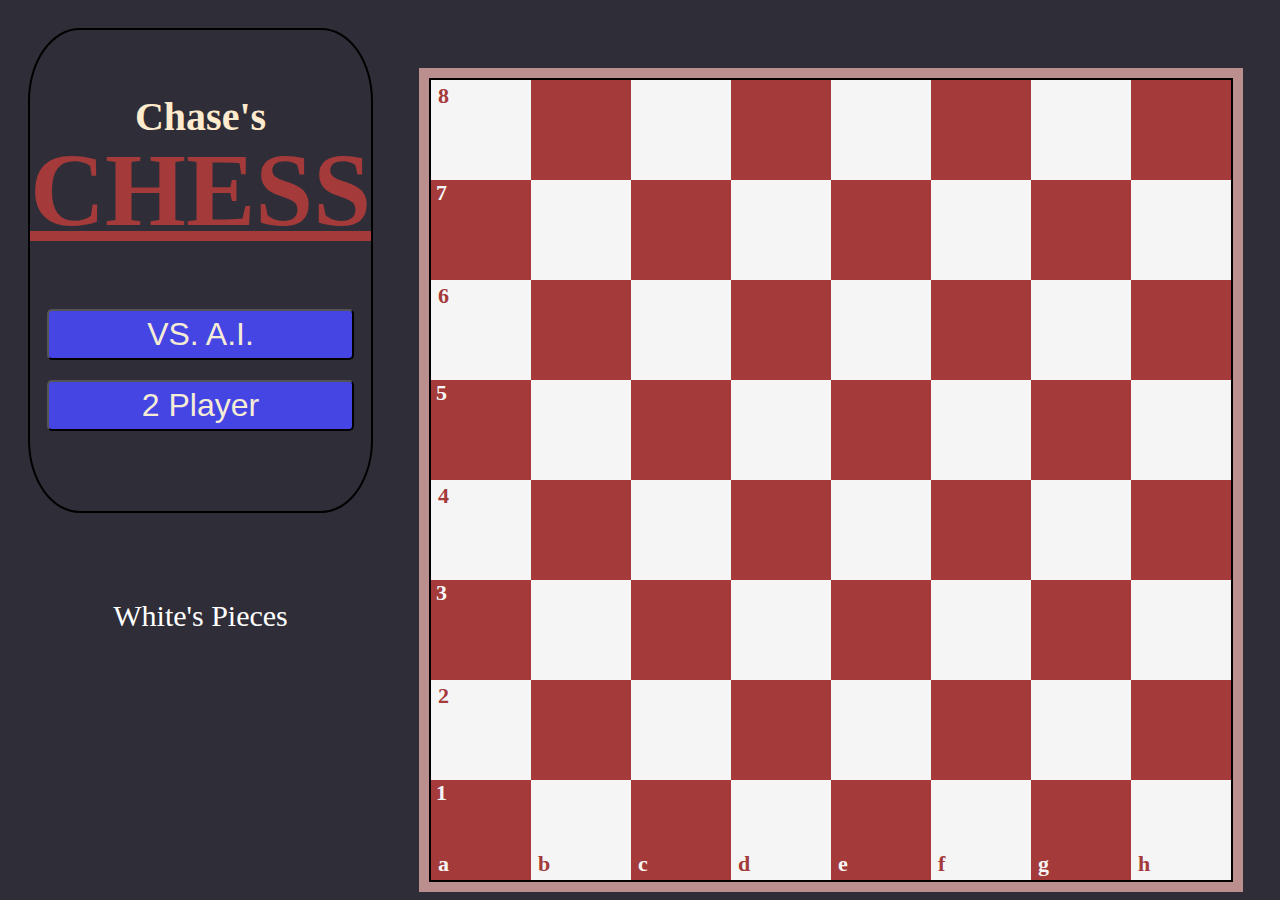
<file: ChessV2/index.html>
<!DOCTYPE html>
<html lang="en">
<head>
  <meta charset="UTF-8">
  <meta http-equiv="X-UA-Compatible" content="IE=edge">
  <meta name="viewport" content="width=device-width, initial-scale=1.0">
  <title>ChessCopy</title>
  <link rel="stylesheet" href="style.css">
  <script defer type="module" src="script.js"></script>
</head>

<body>
  <div class="container">

    <div class="main">
      <h2>Chase's</h1>
      <h1>CHESS</h1>
      <button class="vs-AI btn">VS. A.I.</button>
      <button class="two-player btn">2 Player</button>
      
    </div>
    
    <div class="taken-pieces">
      <p class="taken-pieces--title">White's Pieces</p>
      <div class="taken-pieces--box"></div>
    </div>

    <div class="board-container">
      <div class="board">

        <!--8th row-->
        <div id="a8" class="white-square square">
          <div class="number-label--red"><strong>8</strong></div>
        </div>
        <div id="b8" class="red-square square"></div>
        <div id="c8" class="white-square square"></div>
        <div id="d8" class="red-square square"></div>
        <div id="e8" class="white-square square"></div>
        <div id="f8" class="red-square square"></div>
        <div id="g8" class="white-square square"></div>
        <div id="h8" class="red-square square"></div>

        <!--7th row-->
        <div id="a7" class="red-square square">
          <div class="number-label--white"><strong>7</strong></div>
        </div>
        <div id="b7" class="white-square square"></div>
        <div id="c7" class="red-square square"></div>
        <div id="d7" class="white-square square"></div>
        <div id="e7" class="red-square square"></div>
        <div id="f7" class="white-square square"></div>
        <div id="g7" class="red-square square"></div>
        <div id="h7" class="white-square square"></div>

        <!--6th row-->
        <div id="a6" class="white-square square">
          <div class="number-label--red"><strong>6</strong></div>
        </div>
        <div id="b6" class="red-square square square"></div>
        <div id="c6" class="white-square square"></div>
        <div id="d6" class="red-square square"></div>
        <div id="e6" class="white-square square"></div>
        <div id="f6" class="red-square square"></div>
        <div id="g6" class="white-square square"></div>
        <div id="h6" class="red-square square"></div>

        <!--5th row-->
        <div id="a5" class="red-square square">
          <div class="number-label--white"><strong>5</strong></div>
        </div>
        <div id="b5" class="white-square square"></div>
        <div id="c5" class="red-square square"></div>
        <div id="d5" class="white-square square"></div>
        <div id="e5" class="red-square square"></div>
        <div id="f5" class="white-square square"></div>
        <div id="g5" class="red-square square"></div>
        <div id="h5" class="white-square square"></div>

        <!--4th row-->
        <div id="a4" class="white-square square">
          <div class="number-label--red"><strong>4</strong></div>
        </div>
        <div id="b4" class="red-square square"></div>
        <div id="c4" class="white-square square"></div>
        <div id="d4" class="red-square square"></div>
        <div id="e4" class="white-square square"></div>
        <div id="f4" class="red-square square"></div>
        <div id="g4" class="white-square square"></div>
        <div id="h4" class="red-square square"></div>

        <!--3rd row-->
        <div id="a3" class="red-square square">
          <div class="number-label--white"><strong>3</strong></div>
        </div>
        <div id="b3" class="white-square square"></div>
        <div id="c3" class="red-square square"></div>
        <div id="d3" class="white-square square"></div>
        <div id="e3" class="red-square square"></div>
        <div id="f3" class="white-square square"></div>
        <div id="g3" class="red-square square"></div>
        <div id="h3" class="white-square square"></div>

        <!--2nd row-->
        
        <div id="a2" class="white-square square">
          <div class="number-label--red"><strong>2</strong></div>
        </div>
        <div id="b2" class="red-square square"></div>
        <div id="c2" class="white-square square"></div>
        <div id="d2" class="red-square square"></div>
        <div id="e2" class="white-square square"></div>
        <div id="f2" class="red-square square"></div>
        <div id="g2" class="white-square square"></div>
        <div id="h2" class="red-square square"></div>

        <!--1st row-->
        <div id="a1" class="red-square square">
          <div class="number-label--white"><strong>1</strong></div>
          <div class="letter-label--white"><strong>a</strong></div>
        </div>
        <div id="b1" class="white-square square">
          <div class="letter-label--red"><strong>b</strong></div>
        </div>
        <div id="c1" class="red-square square">
          <div class="letter-label--white"><strong>c</strong></div>
        </div>
        <div id="d1" class="white-square square">
          <div class="letter-label--red"><strong>d</strong></div>
        </div>
        <div id="e1" class="red-square square">
          <div class="letter-label--white"><strong>e</strong></div>
        </div>
        <div id="f1" class="white-square square">
          <div class="letter-label--red"><strong>f</strong></div>
        </div>
        <div id="g1" class="red-square square">
          <div class="letter-label--white"><strong>g</strong></div>
        </div>
        <div id="h1" class="white-square square">
          <div class="letter-label--red"><strong>h</strong></div>
        </div>

      </div>
    </div>

    <div class="action-log"></div>

    <div class="lost-pieces">
      <p class="lost-pieces--title">Black's Pieces</p>
      <div class="lost-pieces--box"></div>
    </div>
    
  </div>
</body>
</html>
</file>
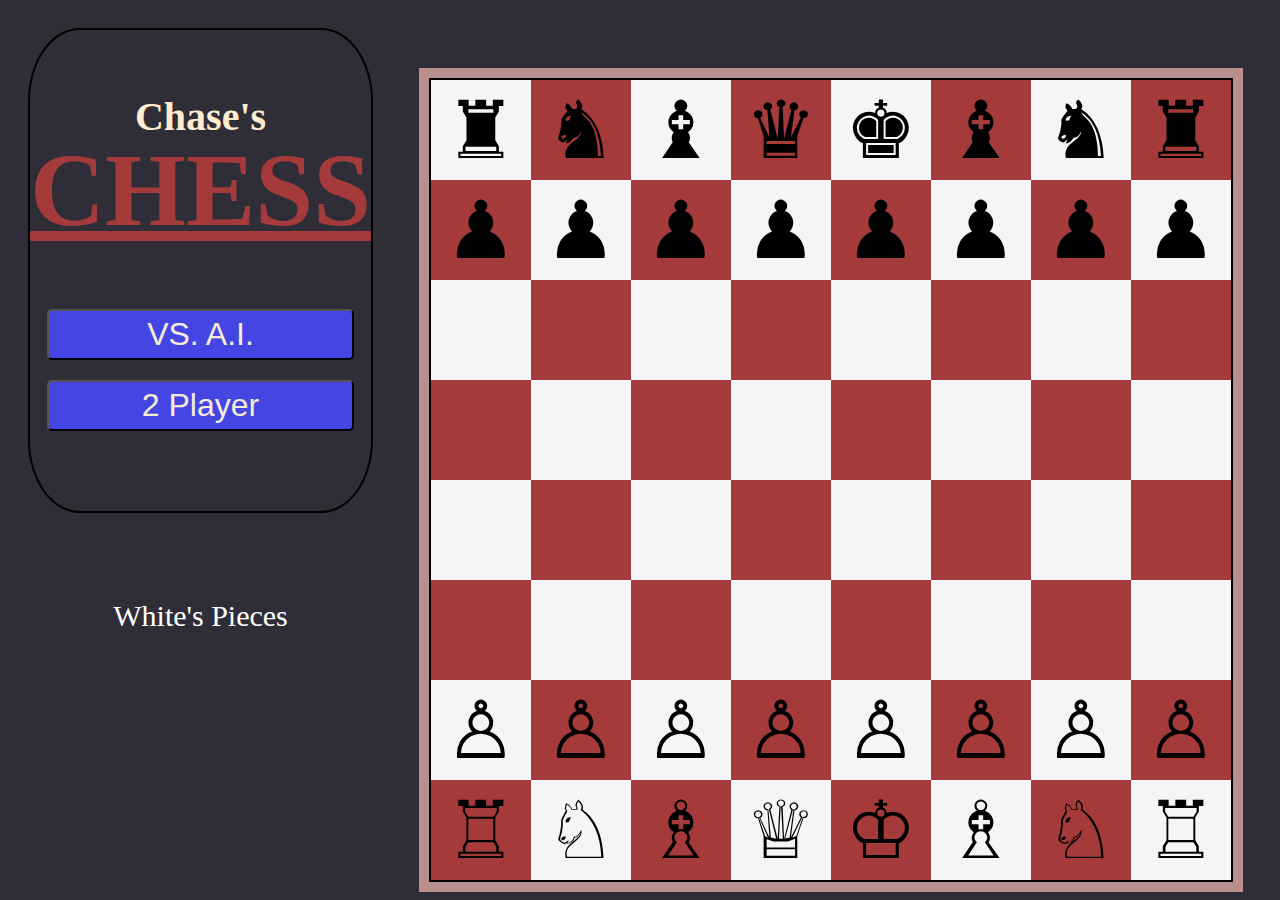
<file: ChessCopy/practice-Index.html>
<!DOCTYPE html>
<html lang="en">
<head>
  <meta charset="UTF-8">
  <meta http-equiv="X-UA-Compatible" content="IE=edge">
  <meta name="viewport" content="width=device-width, initial-scale=1.0">
  <title>ChessCopy</title>
  <link rel="stylesheet" href="practice-style.css">
  <script defer type="module" src="controllerCopy.js"></script>
</head>

<body>
  <div class="container">

    <div class="main">
      <h2>Chase's</h1>
      <h1>CHESS</h1>
      <button>VS. A.I.</button>
      <button>2 Player</button>
    </div>
    
    <div class="taken-pieces">
      <p class="taken-pieces--title">White's Pieces</p>
      <div class="taken-pieces--box"></div>
    </div>

    <div class="board-container">
      <div class="board">

        <!--8th row-->
      <div id="a8" class="white-square square">
        <div class="rook-piece piece black">&#9820;</div>
      </div>
      <div id="b8" class="red-square square">
        <div class="knight-piece piece black">&#9822;</div>
      </div>
      <div id="c8" class="white-square square">
        <div class="bishop-piece piece black">&#9821;</div>
      </div>
      <div id="d8" class="red-square square">
        <div class="queen-piece piece black">&#9819;</div>
      </div>
      <div id="e8" class="white-square square">
        <div class="king-piece piece black">&#9818;</div>
      </div>
      <div id="f8" class="red-square square">
        <div class="bishop-piece piece black">&#9821;</div>
      </div>
      <div id="g8" class="white-square square">
        <div class="knight-piece piece black">&#9822;</div>
      </div>
      <div id="h8" class="red-square square">
        <div class="rook-piece piece black">&#9820;</div>
      </div>

      <!--7th row-->
      <div id="a7" class="red-square square">
        <div class="pawn-black-piece piece black">&#9823;</div>
      </div>
      <div id="b7" class="white-square square">
        <div class="pawn-black-piece piece black">&#9823;</div>
      </div>
      <div id="c7" class="red-square square">
        <div class="pawn-black-piece piece black">&#9823;</div>
      </div>
      <div id="d7" class="white-square square">
        <div class="pawn-black-piece piece black">&#9823;</div>
      </div>
      <div id="e7" class="red-square square">
        <div class="pawn-black-piece piece black">&#9823;</div>
      </div>
      <div id="f7" class="white-square square">
        <div class="pawn-black-piece piece black">&#9823;</div>
      </div>
      <div id="g7" class="red-square square">
        <div class="pawn-black-piece piece black">&#9823;</div>
      </div>
      <div id="h7" class="white-square square">
        <div class="pawn-black-piece piece black">&#9823;</div>
      </div>

      <!--6th row-->
      <div id="a6" class="white-square square"></div>
      <div id="b6" class="red-square square square"></div>
      <div id="c6" class="white-square square"></div>
      <div id="d6" class="red-square square"></div>
      <div id="e6" class="white-square square"></div>
      <div id="f6" class="red-square square"></div>
      <div id="g6" class="white-square square"></div>
      <div id="h6" class="red-square square"></div>

      <!--5th row-->
      <div id="a5" class="red-square square"></div>
      <div id="b5" class="white-square square"></div>
      <div id="c5" class="red-square square"></div>
      <div id="d5" class="white-square square"></div>
      <div id="e5" class="red-square square"></div>
      <div id="f5" class="white-square square"></div>
      <div id="g5" class="red-square square"></div>
      <div id="h5" class="white-square square"></div>

      <!--4th row-->
      <div id="a4" class="white-square square"></div>
      <div id="b4" class="red-square square"></div>
      <div id="c4" class="white-square square"></div>
      <div id="d4" class="red-square square"></div>
      <div id="e4" class="white-square square"></div>
      <div id="f4" class="red-square square"></div>
      <div id="g4" class="white-square square"></div>
      <div id="h4" class="red-square square"></div>

      <!--3rd row-->
      <div id="a3" class="red-square square"></div>
      <div id="b3" class="white-square square"></div>
      <div id="c3" class="red-square square"></div>
      <div id="d3" class="white-square square"></div>
      <div id="e3" class="red-square square"></div>
      <div id="f3" class="white-square square"></div>
      <div id="g3" class="red-square square"></div>
      <div id="h3" class="white-square square"></div>

      <!--2nd row-->
      <div id="a2" class="white-square square">
        <div class="pawn-white-piece piece white">&#9817;</div>
      </div>
      <div id="b2" class="red-square square">
        <div class="pawn-white-piece piece white">&#9817;</div>
      </div>
      <div id="c2" class="white-square square">
        <div class="pawn-white-piece piece white">&#9817;</div>
      </div>
      <div id="d2" class="red-square square">
        <div class="pawn-white-piece piece white">&#9817;</div>
      </div>
      <div id="e2" class="white-square square">
        <div class="pawn-white-piece piece white">&#9817;</div>
      </div>
      <div id="f2" class="red-square square">
        <div class="pawn-white-piece piece white">&#9817;</div>
      </div>
      <div id="g2" class="white-square square">
        <div class="pawn-white-piece piece white">&#9817;</div>
      </div>
      <div id="h2" class="red-square square">
        <div class="pawn-white-piece piece white">&#9817;</div>
      </div>

      <!--1st row-->
      <div id="a1" class="red-square square">
        <div class="rook-piece piece white">&#9814;</div>
      </div>
      <div id="b1" class="white-square square">
        <div class="knight-piece piece white">&#9816;</div>
      </div>
      <div id="c1" class="red-square square">
        <div class="bishop-piece piece white">&#9815;</div>
      </div>
      <div id="d1" class="white-square square">
        <div class="queen-piece piece white">&#9813;</div>
      </div>
      <div id="e1" class="red-square square">
        <div class="king-piece piece white">&#9812;</div>
      </div>
      <div id="f1" class="white-square square">
        <div class="bishop-piece piece white">&#9815;</div>
      </div>
      <div id="g1" class="red-square square">
        <div class="knight-piece piece white">&#9816;</div>
      </div>
      <div id="h1" class="white-square square">
        <div class="rook-piece piece white">&#9814;</div>
      </div>

      </div>
    </div>

    <div class="action-log"></div>

    <div class="lost-pieces">
      <p class="lost-pieces--title">Black's Pieces</p>
      <div class="lost-pieces--box"></div>
    </div>
    
  </div>
</body>
</html>
</file>
<file: ChessV2/style.css>
body {
  background-color: rgb(47, 46, 56);
  font-size: 16px;
}

/* Chess Piece Imgs */
img {
  height: 80px;
  width: 80px;
}

/* Grid Container */
.container {
  height: 99%;
  width: 99%;
  position: absolute;
  display: grid;
  grid-template-areas: 
  "main board action-log"
  "taken-pieces board lost-pieces";
  grid-template-columns: 1.3fr 2fr 1.3fr;
  grid-template-rows: 1.5fr 1fr;
  gap: 1em;
}
/* End Grid Area */


/* Main Area */
.main {
  margin: 20px 20px;
  grid-area: main;
  border: 2px solid black;
  border-radius: 15%;
  text-align: center;
}

h1 { 
  position: relative;
  font-size: 6.5em;
  text-align: center;
  text-decoration: underline;
  color:rgb(164, 58, 58);
  bottom: 50px;
}

h2 {
  position: relative;
  font-size: 2.5em;
  text-align: center;
  top: 30px;
  color: blanchedalmond
}

.vs-AI,
.two-player { 
  position: relative;
  cursor: pointer;
  font-size: 2em;
  color: rgb(245, 236, 213);
  width: 90%;
  border-radius: 5px;
  background-color: rgb(69, 69, 228);
  bottom: 60px;
  padding: 5px;
  margin-bottom: 20px;
}

.quit-game {
  position: relative;
  cursor: pointer;
  font-size: 1.7em;
  background-color: lightcoral;
  color: darkslategray;
  width: 45%;
  border-radius: 5px;
  padding: 5px;
  bottom: 40px;
}
/* End Main Area */


/* Taken Pieces Area */
.taken-pieces {
  margin: 20px 20px;
  grid-area: taken-pieces;
  font-size: 60px;
}

.taken-pieces--title{
  text-align: center;
  color: white;
  font-size: 30px;
  margin-bottom: 10px;
}

.taken-pieces--box {
  display: flex;
  flex-direction: row;
  flex-wrap: wrap;
  padding-left: 20px;
}
/* End Taken Pices Area */


/* Board Area */
.board-container {
  margin: 20px;
  grid-area: board;
}

.board {
  display: flex;
  flex-direction: row;
  flex-wrap: wrap;
  background-color: pink;
  width: 800px;
  height: 800px;
  border: 2px solid black;
  box-shadow: 0px 0px 0px 10px rosybrown;
  margin: auto;
  margin-top: 50px;
}

.white-square {
  position: relative;
  display: flex;
  justify-content: center;
  align-items: center;
  width: 100px;
  height: 100px;
  background-color: whitesmoke;
}

.red-square {
  position: relative;
  display: flex;
  justify-content: center;
  align-items: center;
  width: 100px;
  height: 100px;
  background-color: rgb(164, 58, 58);
}  

.number-label--red {
  position: absolute;
  top: 3px;
  left: 7px;
  font-size: 22px;
  color: rgb(164, 58, 58);
}

.number-label--white {
  position: absolute;
  top: 0px;
  left: 5px;
  font-size: 22px;
  color: whitesmoke;
}

.letter-label--red {
  position: absolute;
  bottom: 3px;
  left: 7px;
  font-size: 22px;
  color: rgb(164, 58, 58);
}

.letter-label--white {
  position: absolute;
  bottom: 3px;
  left: 7px;
  font-size: 22px;
  color: whitesmoke;
}

.white-promotion{
  display: flex;
  flex-direction: row;
  justify-content: space-evenly;
  align-items: center;
  border: 2px solid black;
  border-radius: 15px;
  z-index: 1;
  margin: auto;
  height: 100px;
  width: 380px;
  background-color: whitesmoke;
}

.black-promotion{
  display: flex;
  flex-direction: row;
  justify-content: space-evenly;
  align-items: center;
  border: 2px solid black;
  border-radius: 15px;
  z-index: 1;
  margin: auto;
  margin-top: 20px;
  height: 100px;
  width: 380px;
  background-color: whitesmoke;
}

.promote-piece:hover {
  transform: scale(1.2);
  /* border: 2px solid green */
  box-shadow: 0px 0px 0px 4px green inset;
  border-radius: 15px;

}
/* End Board Area */


/* Action Log Area */
.action-log {
  margin: 20px 20px;
  grid-area: action-log;
  border: 2px solid black;
  overflow: scroll;
  scroll-behavior: smooth;
}

.action-text {
  font-size: 25px;
  color: rgb(204, 188, 148);
  padding-left: 20px;
}

.action-text--White {
  font-weight: bold;
  color: whitesmoke;
}

.action-text--Black {
  font-weight: bold;
  color: black;
}

.action-check--White {
  font-weight: bold;
  font-size: 30px;
  color: white;
}

.action-mate--White {
  font-weight: bold;
  font-size: 40px;
  color: white;
}

.action-check--Black {
  font-weight: bold;
  font-size: 30px;
  color: black;
}

.action-mate--Black {
  font-weight: bold;
  font-size: 40px;
  color: black;
}

.action-stalemate {
  font-size: 40px;
  color: rgb(204, 188, 148);
}
/* End Action Log Area */


/* Lost Pieces Area */
.lost-pieces {
  margin: 20px 20px;
  grid-area: lost-pieces;
  font-size: 60px;
}

.lost-pieces--title{
  text-align: center;
  color: black;
  font-size: 30px;
  margin-bottom: 10px;
}

.lost-pieces--box {
  display: flex;
  flex-direction: row;
  flex-wrap: wrap;
  padding-left: 20px;
}
/* End Lost Pieces Area */


.clicked-square {
  box-shadow: 0px 0px 0px 5px green inset;
}

.drop-square {
  box-shadow: 0px 0px 0px 5px blue inset;
}

.hidden {
  opacity: 0;
}
</file>
<file: ChessCopy/practice-style.css>
body {
  background-color: rgb(47, 46, 56);
  font-size: 16px;
}

/* Grid Container */
.container {
  height: 99%;
  width: 99%;
  position: absolute;
  display: grid;
  grid-template-areas: 
  "main board action-log"
  "taken-pieces board lost-pieces";
  grid-template-columns: 1.3fr 2fr 1.3fr;
  grid-template-rows: 1.5fr 1fr;
  gap: 1em;
}
/* End Grid Area */


/* Main Area */
.main {
  margin: 20px 20px;
  grid-area: main;
  border: 2px solid black;
  border-radius: 15%;
  text-align: center;
}

h1 { 
  position: relative;
  font-size: 6.5em;
  text-align: center;
  text-decoration: underline;
  color:rgb(164, 58, 58);
  bottom: 50px;
}

h2 {
  position: relative;
  font-size: 2.5em;
  text-align: center;
  top: 30px;
  color: blanchedalmond
}

button { 
  position: relative;
  cursor: pointer;
  font-size: 2em;
  color: rgb(245, 236, 213);
  width: 90%;
  border-radius: 5px;
  background-color: rgb(69, 69, 228);
  bottom: 60px;
  padding: 5px;
  margin-bottom: 20px;
}
/* End Main Area */


/* Taken Pieces Area */
.taken-pieces {
  margin: 20px 20px;
  grid-area: taken-pieces;
  font-size: 60px;
}

.taken-pieces--title{
  text-align: center;
  color: white;
  font-size: 30px;
  margin-bottom: 10px;
}

.taken-pieces--box {
  display: flex;
  flex-direction: row;
  flex-wrap: wrap;
  padding-left: 20px;
}
/* End Taken Pices Area */


/* Board Area */
.board-container {
  margin: 20px;
  grid-area: board;
}

.board {
  display: flex;
  flex-direction: row;
  flex-wrap: wrap;
  background-color: pink;
  width: 800px;
  height: 800px;
  border: 2px solid black;
  box-shadow: 0px 0px 0px 10px rosybrown;
  margin: auto;
  margin-top: 50px;
}

.white-square {
  position: relative;
  display: flex;
  justify-content: center;
  align-items: center;
  position: relative;
  width: 100px;
  height: 100px;
  background-color: whitesmoke;
  font-size: 80px;
  user-select: none;
}

.red-square {
  position: relative;
  display: flex;
  justify-content: center;
  align-items: center;
  position: relative;
  width: 100px;
  height: 100px;
  background-color: rgb(164, 58, 58);
  font-size: 80px;
  user-select: none;
}  
/* End Board Area */


/* Action Log Area */
.action-log {
  margin: 20px 20px;
  grid-area: action-log;
  border: 2px solid black;
  overflow: scroll;
  scroll-behavior: smooth;
}

.action-text {
  font-size: 25px;
  color: rgb(245, 236, 213);
  padding-left: 20px;
}

.action-check--white {
  font-size: 30px;
  color: white;
}

.action-check--black {
  font-size: 30px;
  color: black;
}
/* End Action Log Area */


/* Lost Pieces Area */
.lost-pieces {
  margin: 20px 20px;
  grid-area: lost-pieces;
  font-size: 60px;
}

.lost-pieces--title{
  text-align: center;
  color: black;
  font-size: 30px;
  margin-bottom: 10px;
}

.lost-pieces--box {
  display: flex;
  flex-direction: row;
  flex-wrap: wrap;
  padding-left: 20px;
}
/* End Lost Pieces Area */


.clicked-square {
  box-shadow: 0px 0px 0px 7px green inset;
}

.drop-square {
  box-shadow: 0px 0px 0px 8px blue inset;
}

.hidden {
  opacity: 0;
}
</file>
